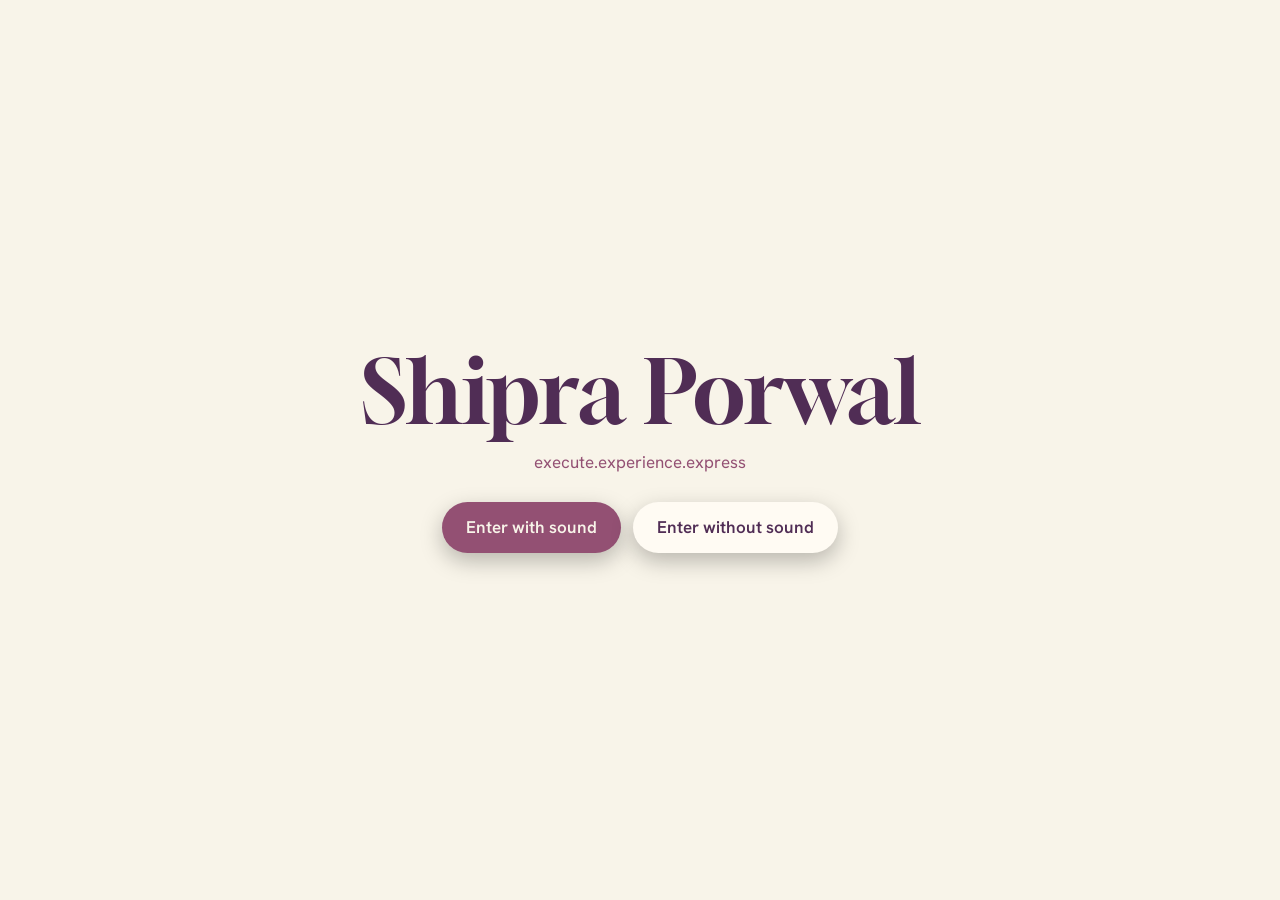
<file: index.html>
<!doctype html>
<html lang="en" data-palette="violet" data-theme="light">
<head>
<meta charset="utf-8"><meta name="viewport" content="width=device-width,initial-scale=1">
<script>if(matchMedia('(max-width:700px)').matches&&!/[?&]desk=1/.test(location.search))location.replace('quick.html'+location.hash)</script>
<title>Shipra Porwal</title>
<meta name="description" content="Shipra Porwal: execute.experience.express. Builder, editor and storyteller.">
<link rel="stylesheet" href="css/styles.css">
</head>
<body>
<div id="gate">
  <h1>Shipra Porwal</h1>
  <p>execute.experience.express</p>
  <div class="row">
    <button class="btn" data-sound="1">Enter with sound</button>
    <button class="btn alt" data-sound="0">Enter without sound</button>
  </div>
</div>

<!-- Top-right controls: Theme, Sound, Profile (Quick view) -->
<nav id="ctl" aria-label="Controls">
  <button id="theme" aria-label="Toggle dark and light mode" title="Toggle theme">🌙</button>
  <button id="snd" aria-label="Toggle sound" title="Toggle sound">🔊</button>
  <a href="quick.html" id="qview" aria-label="Profile quick view" title="Profile quick view">
    <svg class="ic" viewBox="0 0 24 24" width="20" height="20" fill="currentColor" aria-hidden="true">
      <path d="M12 12c2.7 0 4.8-2.1 4.8-4.8S14.7 2.4 12 2.4 7.2 4.5 7.2 7.2 9.3 12 12 12zm0 2.4c-3.2 0-9.6 1.6-9.6 4.8v2.4h19.2v-2.4c0-3.2-6.4-4.8-9.6-4.8z"/>
    </svg>
  </a>
</nav>

<!-- Bottom-right: Color palette switcher -->
<div id="pal-ctl" aria-label="Palette switcher">
  <button id="pal" aria-label="Switch color palette" title="Change palette">
    <svg class="ic" viewBox="0 0 24 24" width="22" height="22" fill="none" stroke="currentColor" stroke-width="2" stroke-linecap="round" stroke-linejoin="round" aria-hidden="true">
      <circle cx="13.5" cy="6.5" r=".5" fill="currentColor"/>
      <circle cx="17.5" cy="10.5" r=".5" fill="currentColor"/>
      <circle cx="8.5" cy="7.5" r=".5" fill="currentColor"/>
      <circle cx="6.5" cy="12.5" r=".5" fill="currentColor"/>
      <path d="M12 2C6.5 2 2 6.5 2 12s4.5 10 10 10c.93 0 1.5-.68 1.5-1.5 0-.38-.15-.74-.42-1-.27-.27-.43-.64-.43-1.02 0-.83.67-1.5 1.5-1.5H16c3.31 0 6-2.69 6-6 0-5.5-4.5-10-10-10z"/>
    </svg>
  </button>
</div>

<svg width="0" height="0" aria-hidden="true" style="position:absolute"><filter id="liquid" x="-30%" y="-30%" width="160%" height="160%"><feTurbulence type="fractalNoise" baseFrequency="0.012 0.02" numOctaves="2" seed="4" result="n"><animate attributeName="baseFrequency" dur="7s" values="0.012 0.02;0.022 0.034;0.012 0.02" repeatCount="indefinite"/></feTurbulence><feDisplacementMap id="dm" in="SourceGraphic" in2="n" scale="0" xChannelSelector="R" yChannelSelector="G"/></filter></svg>
<div id="water" aria-hidden="true"></div>
<main id="scene"></main>
<aside id="panel" aria-live="polite"></aside>

<script src="js/config.js"></script>
<script src="js/shared.js"></script>
<script src="js/fx.js"></script>
<script src="js/main.js"></script>
</body>
</html>
</file>
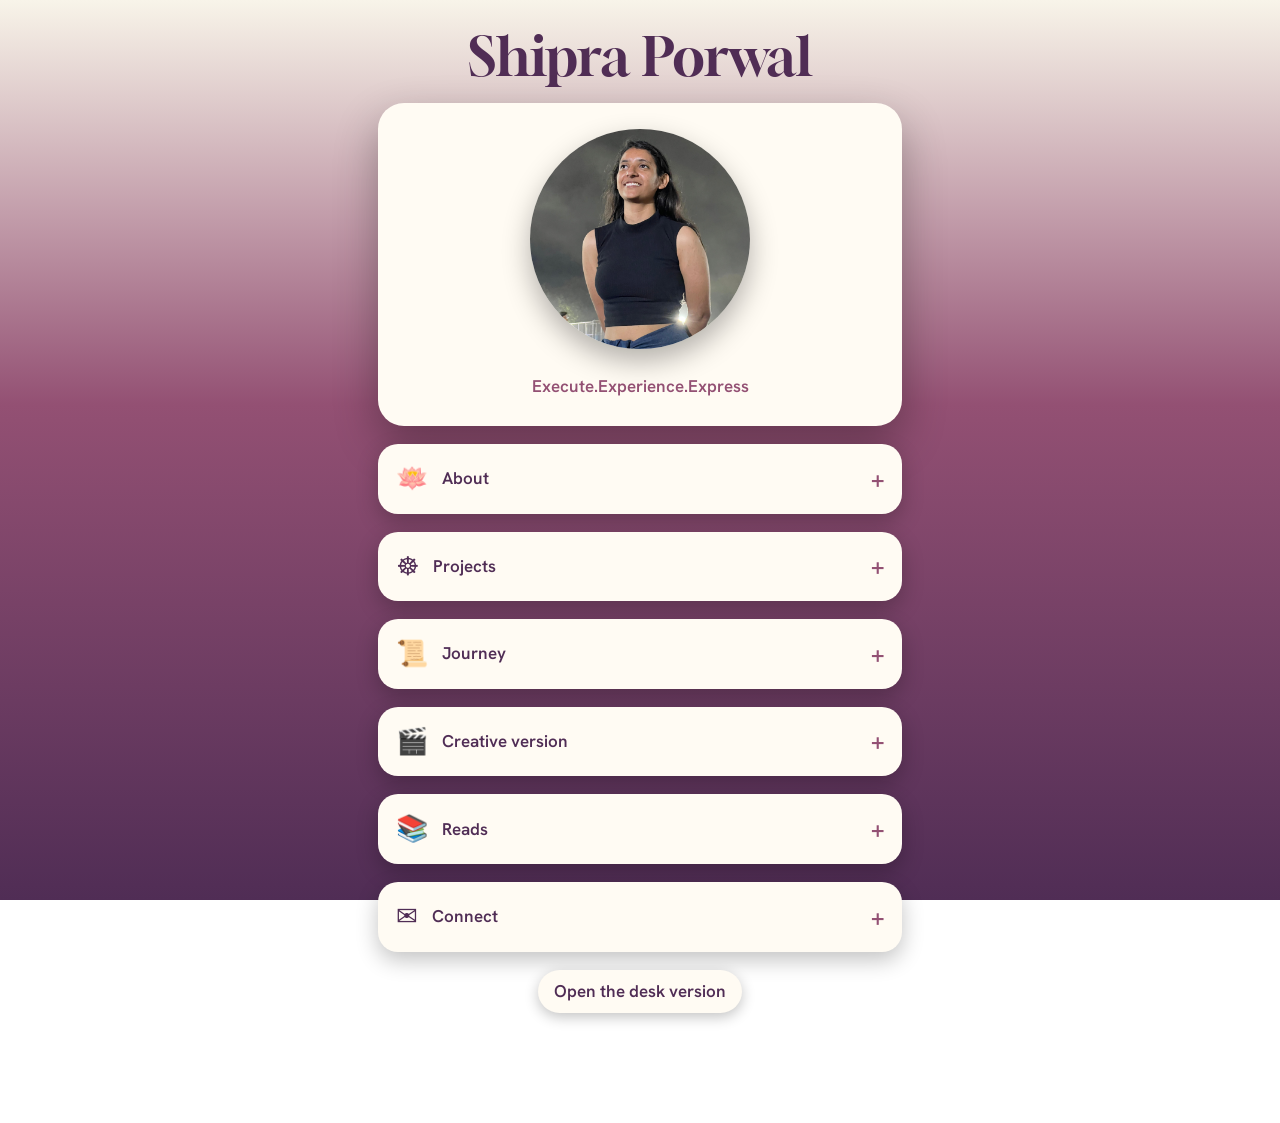
<file: quick.html>
<!doctype html>
<html lang="en" data-palette="violet" data-theme="light">
<head><meta charset="utf-8"><meta name="viewport" content="width=device-width,initial-scale=1">
<title>Shipra Porwal</title><link rel="stylesheet" href="css/styles.css"></head>
<body class="qbody"><main class="q" id="q"></main>
<!-- <div class="qctl"><button id="pal"></button><button id="theme"></button></div> -->
<script src="js/config.js"></script><script src="js/shared.js"></script><script src="js/quick.js"></script>
</body></html>
</file>
<file: css/styles.css>
@import url('https://fonts.googleapis.com/css2?family=Gloock&family=Hanken+Grotesk:wght@400;600&display=swap');
:root{--serif:'Gloock',Georgia,serif;--sans:'Hanken Grotesk',system-ui,sans-serif;--sh:0 8px 22px rgba(0,0,0,.26);--k:1}
html[data-palette=violet]{--holo:#F6DBC0;--hg1:#683476;--hg0:#422054}html[data-palette=crimson]{--holo:#FF9DB6;--hg1:#8A1C3F;--hg0:#3A0511}html[data-palette=navy]{--holo:#F8D237;--hg1:#3A5070;--hg0:#121B28}html[data-palette=amber]{--holo:#FCA311;--hg1:#243A6A;--hg0:#0A1226}
/* g2 = top (light), g1 = middle, g0 = bottom (dark) of the wavy background */
html[data-palette=violet][data-theme=dark]{--bg:#261229;--ink:#F8F4E9;--a1:#935073;--a2:#F6DBC0;--paper:#3A1F40;--on:#F8F4E9;--g2:#935073;--g1:#502D55;--g0:#1F0F24}
html[data-palette=violet][data-theme=light]{--bg:#F8F4E9;--ink:#502D55;--a1:#935073;--a2:#502D55;--paper:#FFFBF3;--on:#F8F4E9;--g2:#F8F4E9;--g1:#935073;--g0:#502D55}
html[data-palette=crimson][data-theme=dark]{--bg:#2C0107;--ink:#D8D6D7;--a1:#C42759;--a2:#ABABAB;--paper:#3A0511;--on:#FFFFFF;--g2:#A31F4A;--g1:#550416;--g0:#1A0003}
html[data-palette=crimson][data-theme=light]{--bg:#D8D6D7;--ink:#2C0107;--a1:#C42759;--a2:#550416;--paper:#ECEBEC;--on:#FFFFFF;--g2:#F1F0F0;--g1:#C42759;--g0:#550416}
html[data-palette=navy][data-theme=dark]{--bg:#121B28;--ink:#E6ECF4;--a1:#F2B006;--a2:#F8D237;--paper:#2C3C55;--on:#121B28;--g2:#455A76;--g1:#2C3C55;--g0:#121B28}
html[data-palette=navy][data-theme=light]{--bg:#EEF2F7;--ink:#121B28;--a1:#394D6A;--a2:#D79005;--paper:#FFFFFF;--on:#FFFFFF;--g2:#EEF2F7;--g1:#F2B006;--g0:#2C3C55}
html[data-palette=amber][data-theme=dark]{--bg:#14213D;--ink:#FFFFFF;--a1:#FCA311;--a2:#E5E5E5;--paper:#1B2C52;--on:#14213D;--g2:#2A3F6B;--g1:#14213D;--g0:#000000}
html[data-palette=amber][data-theme=light]{--bg:#FFFFFF;--ink:#14213D;--a1:#14213D;--a2:#FCA311;--paper:#FFFFFF;--on:#FFFFFF;--g2:#FFFFFF;--g1:#FCA311;--g0:#14213D}
*{box-sizing:border-box;margin:0}
html,body{height:100%}
body{background:var(--bg);color:var(--ink);font:400 17px/1.6 var(--sans);overflow:hidden;transition:background .4s,color .4s}
button{font:inherit;color:inherit;cursor:pointer;border:0;background:none}
:focus-visible{outline:3px solid var(--a2);outline-offset:3px}

/* Entry Gate */
#gate{position:fixed;inset:0;z-index:50;display:grid;place-content:center;gap:14px;text-align:center;padding:20px;background:var(--bg);transition:opacity .7s,visibility .7s}
#gate.gone{opacity:0;visibility:hidden}
#gate h1{font:400 clamp(40px,8vw,88px)/1 var(--serif)}
#gate p{margin-bottom:12px;color:var(--a1)}
#gate .row{display:flex;gap:12px;justify-content:center;flex-wrap:wrap}
.btn{padding:12px 24px;border-radius:99px;background:var(--a1);color:var(--on);font-weight:600;box-shadow:var(--sh);transition:transform .2s}
.btn.alt{background:var(--paper);color:var(--ink)}
.btn:hover{transform:translateY(-2px)}

/* Top-right controls: Theme, Sound, Profile Quick View */
#ctl{position:fixed;top:16px;right:16px;z-index:20;display:flex;gap:10px;align-items:center}
#ctl button,#ctl a{width:44px;height:44px;padding:0;border-radius:50%;background:var(--paper);box-shadow:var(--sh);display:grid;place-items:center;color:var(--ink);text-decoration:none;font-size:18px;transition:transform .2s,background .2s,color .2s}
#ctl button:hover,#ctl a:hover{transform:translateY(-2px);background:var(--a1);color:var(--on)}
#ctl svg,#pal-ctl svg{display:block}

/* Bottom-right palette switcher */
/* #pal-ctl{position:fixed;bottom:18px;right:18px;z-index:20}
#pal-ctl button{width:44px;height:44px;padding:0;border-radius:50%;background:var(--paper);box-shadow:var(--sh);display:grid;place-items:center;color:var(--ink);font-size:18px;transition:transform .2s,background .2s,color .2s}
#pal-ctl button:hover{transform:scale(1.1);background:var(--a1);color:var(--on)} */

#scene{position:fixed;inset:0;z-index:1;transform-origin:0 0;transition:transform .9s cubic-bezier(.65,0,.25,1)}
#water,.qbody{background:linear-gradient(to top,var(--g0),var(--g1) 55%,var(--g2))}
#water{position:fixed;inset:0;z-index:0;transition:background .4s}
.glbg #water{display:none}

/* The Stage & Centerpiece Intro Card */
.stage{--sw:min(68vw,88vh,980px);position:absolute;left:50%;top:50%;width:var(--sw);height:calc(var(--sw)*0.85);transform:translate(-50%,-50%);transition:opacity .5s}
.intro-card{position:absolute;left:50%;top:50%;width:min(460px,calc(var(--sw)*.52));transform:translate(-50%,-50%);transform-origin:50% 50%;z-index:2}
.glass{position:relative;overflow:hidden;padding:32px 32px 38px;border-radius:36px;background:linear-gradient(180deg,var(--hg1),var(--hg0));text-align:center;color:#fff;box-shadow:0 34px 80px rgba(15,5,25,.5),0 0 70px -8px var(--holo);animation:flick 7s infinite steps(1)}
.glass:before{content:"";position:absolute;inset:0;background:linear-gradient(to top,rgba(255,255,255,.18),transparent 75%);clip-path:polygon(46% 100%,54% 100%,100% 36%,0 36%);pointer-events:none}
.glass:after{content:"";position:absolute;inset:0;background:repeating-linear-gradient(0deg,rgba(255,255,255,.06) 0 1px,transparent 1px 4px);pointer-events:none}
.ph{position:relative;width:min(240px,76%);margin:0 auto;aspect-ratio:1;border-radius:26px;overflow:hidden;box-shadow:0 14px 34px rgba(0,0,0,.35)}
.ph img{display:block;width:100%;height:100%;object-fit:cover;object-position:top}
.ph:after{content:"";position:absolute;inset:0;background:linear-gradient(to bottom,transparent 60%,var(--hg1))}
.glass h2{position:relative;font:400 clamp(38px,calc(var(--sw)*.068),50px)/1.05 var(--serif);margin-top:20px;text-shadow:0 3px 18px rgba(0,0,0,.4)}
.glass p{position:relative;margin-top:12px;font-weight:600;font-size:clamp(14px,calc(var(--sw)*.022),16px);letter-spacing:.1em;color:var(--holo);text-shadow:0 0 16px var(--holo)}
.spk{position:absolute;inset:0;pointer-events:none}
.spk i{position:absolute;left:var(--l);bottom:6%;width:var(--z);height:var(--z);border-radius:50%;background:#ffd98a;box-shadow:0 0 8px 1px #ffb84d;opacity:0;animation:rise var(--d) var(--w) linear infinite}

/* Intro: Card morphs smoothly from smaller to its original size, stickers pop out */
.play .intro-card{animation:cardMorph 1.25s cubic-bezier(.2,.85,.25,1) both}
.play .st{animation:out .8s calc(1.0s + var(--i)*.1s) cubic-bezier(.2,.9,.3,1.25) backwards}
.lock .st{pointer-events:none}

@keyframes cardMorph{
  0%{
    opacity:0;
    transform:translate(-50%,-50%) scale(.12);
    border-radius:50%;
    clip-path:inset(24% round 999px);
    filter:brightness(3) blur(8px);
  }
  20%{
    opacity:1;
    transform:translate(-50%,-50%) scale(.42) scaleX(1.22) scaleY(.82);
    border-radius:44% 56% 52% 48%/56% 44% 56% 44%;
    clip-path:inset(14% round 64px);
    filter:brightness(1.9) blur(1px);
  }
  50%{
    transform:translate(-50%,-50%) scale(.84) scaleX(.93) scaleY(1.08);
    border-radius:40px 40px 48px 48px;
    clip-path:inset(4% round 42px);
    filter:brightness(1.3);
  }
  75%{
    transform:translate(-50%,-50%) scale(1.03) scaleX(1.02) scaleY(.98);
    border-radius:36px;
    clip-path:inset(0 round 36px);
    filter:brightness(1.08);
  }
  90%{
    transform:translate(-50%,-50%) scale(.99) scaleX(.995) scaleY(1.005);
    border-radius:36px;
    clip-path:inset(0 round 36px);
  }
  100%{
    opacity:1;
    transform:translate(-50%,-50%) scale(1);
    border-radius:36px;
    clip-path:inset(0 round 36px);
    filter:none;
  }
}

@keyframes out{
  from{
    left:50%;
    top:50%;
    opacity:0;
    transform:translate(-50%,-50%) scale(.1) rotate(-300deg);
  }
}
@keyframes flick{0%,93%,100%{opacity:1}94%{opacity:.78}96%{opacity:.93}}
@keyframes rise{0%{opacity:0;transform:translateY(0)}15%{opacity:1}100%{opacity:0;transform:translateY(calc(var(--sw)*-.3))}}

/* Interactive Stickers */
.st{position:absolute;left:calc(var(--x)*1%);top:calc(var(--y)*1%);width:calc(var(--s)*var(--k));height:calc(var(--s)*var(--k));transform:translate(-50%,-50%) rotate(var(--r));display:grid;place-items:center;transition:transform .25s,opacity .5s;z-index:4}
.face{width:100%;height:100%;display:grid;place-items:center;font-size:calc(var(--s)*var(--k)*.5);border-radius:30%;background:var(--paper);box-shadow:0 10px 24px rgba(0,0,0,.32)}
.face img{width:100%;height:100%;object-fit:contain}
.st:hover .face,.st:focus-visible .face{filter:url(#liquid)}
.glfx .face{background:transparent;box-shadow:none;color:transparent}
.glfx .face img{opacity:0}
.glfx .st:hover .face,.glfx .st:focus-visible .face{filter:none}
.st i{position:absolute;top:calc(100% + 12px);font:600 14px var(--sans);font-style:normal;background:var(--a1);color:var(--on);padding:2px 12px;border-radius:99px;white-space:nowrap;box-shadow:0 4px 12px rgba(0,0,0,.25)}
.zoomed .st:not(.on),.zoomed .stage{opacity:.12;pointer-events:none}

/* Detail Panel */
#panel{position:fixed;z-index:30;right:5vw;top:50%;width:min(480px,42vw);max-height:84vh;overflow:auto;transform:translateY(-46%);padding:34px;border-radius:26px;background:var(--paper);box-shadow:0 28px 70px rgba(0,0,0,.4);opacity:0;visibility:hidden;transition:opacity .4s,transform .4s,visibility .4s}
#panel.show{opacity:1;visibility:visible;transform:translateY(-50%)}
#panel>*{animation:fin .5s .4s both}
@keyframes fin{from{opacity:0;transform:translateY(8px)}}
#panel h2{font:400 40px/1.1 var(--serif);margin-bottom:10px;padding-right:36px}
#panel p+p,.qc p+p{margin-top:.8em}#panel ul,.qc ul{padding-left:1.2em;margin-top:.6em}#panel li,.qc li{margin:.4em 0}
.links{display:flex;flex-wrap:wrap;gap:10px;margin-top:18px}
.links a,.qdesk{padding:8px 16px;border-radius:99px;background:var(--paper);color:var(--ink);text-decoration:none;font-weight:600;box-shadow:0 4px 14px rgba(0,0,0,.24);transition:transform .2s,background .2s}
.links a:hover,.qdesk:hover{transform:translateY(-2px);background:var(--a1);color:var(--on)}
#panel .x{position:absolute;top:12px;right:14px;z-index:5;font-size:24px;line-height:1;width:40px;height:40px;border-radius:50%;background:var(--bg);box-shadow:0 3px 10px rgba(0,0,0,.25);display:grid;place-items:center}

/* Quick View Mobile / Desktop */
.qbody{overflow:auto;height:auto;min-height:100%;background-attachment:fixed}
.q{max-width:560px;margin:0 auto;padding:28px 18px 110px;display:grid;gap:18px;justify-items:center}
.q h1{font:400 clamp(36px,11vw,54px)/1.05 var(--serif);text-align:center}
.qcard{width:100%;background:var(--paper);border-radius:26px;padding:26px 20px;text-align:center;box-shadow:0 18px 44px rgba(0,0,0,.3)}
.qcard img{width:min(56vw,220px);aspect-ratio:1;border-radius:50%;object-fit:cover;object-position:top;box-shadow:0 12px 28px rgba(0,0,0,.3)}
.qcard p{margin-top:16px;color:var(--a1);font-weight:600}
.qs{width:100%;background:var(--paper);border-radius:20px;box-shadow:0 8px 22px rgba(0,0,0,.24);overflow:hidden}
.qb{width:100%;display:flex;align-items:center;gap:14px;padding:14px 18px;text-align:left;font-weight:600}
.qb .qi{font-size:26px}.qb .qp{margin-left:auto;font-size:24px;color:var(--a1)}
.qc{padding:0 18px 18px;animation:fin .4s both}.qc[hidden]{display:none}
.qctl{position:fixed;bottom:14px;left:50%;transform:translateX(-50%);display:flex;gap:10px;z-index:20}
.qctl button{min-width:44px;height:44px;padding:0 16px;border-radius:99px;background:var(--paper);box-shadow:var(--sh);display:grid;place-items:center;color:var(--ink);font-weight:600}

/* Tablets and Compact Windows */
@media(max-width:900px){
 .stage{--sw:min(84vw,66vh,640px)}
 #ctl{top:auto;bottom:14px;left:14px;right:auto}
 #pal-ctl{bottom:14px;right:14px}
 #panel{left:12px;right:12px;width:auto;top:auto;bottom:70px;max-height:66vh;transform:translateY(20px)}
 #panel.show{transform:none}
 .zoomed .st:not(.on),.zoomed .stage{opacity:1;pointer-events:auto}
}

@media(prefers-reduced-motion:reduce){
 html:not(.motion-ok) *{transition-duration:.01s!important}
 html:not(.motion-ok) #panel>*{animation:none}
 html:not(.motion-ok) .intro-card{animation:none}
 html:not(.motion-ok) .glass{animation:none}
 html:not(.motion-ok) .spk{display:none}
 html:not(.motion-ok) .st:hover .face{filter:none}
}
</file>
